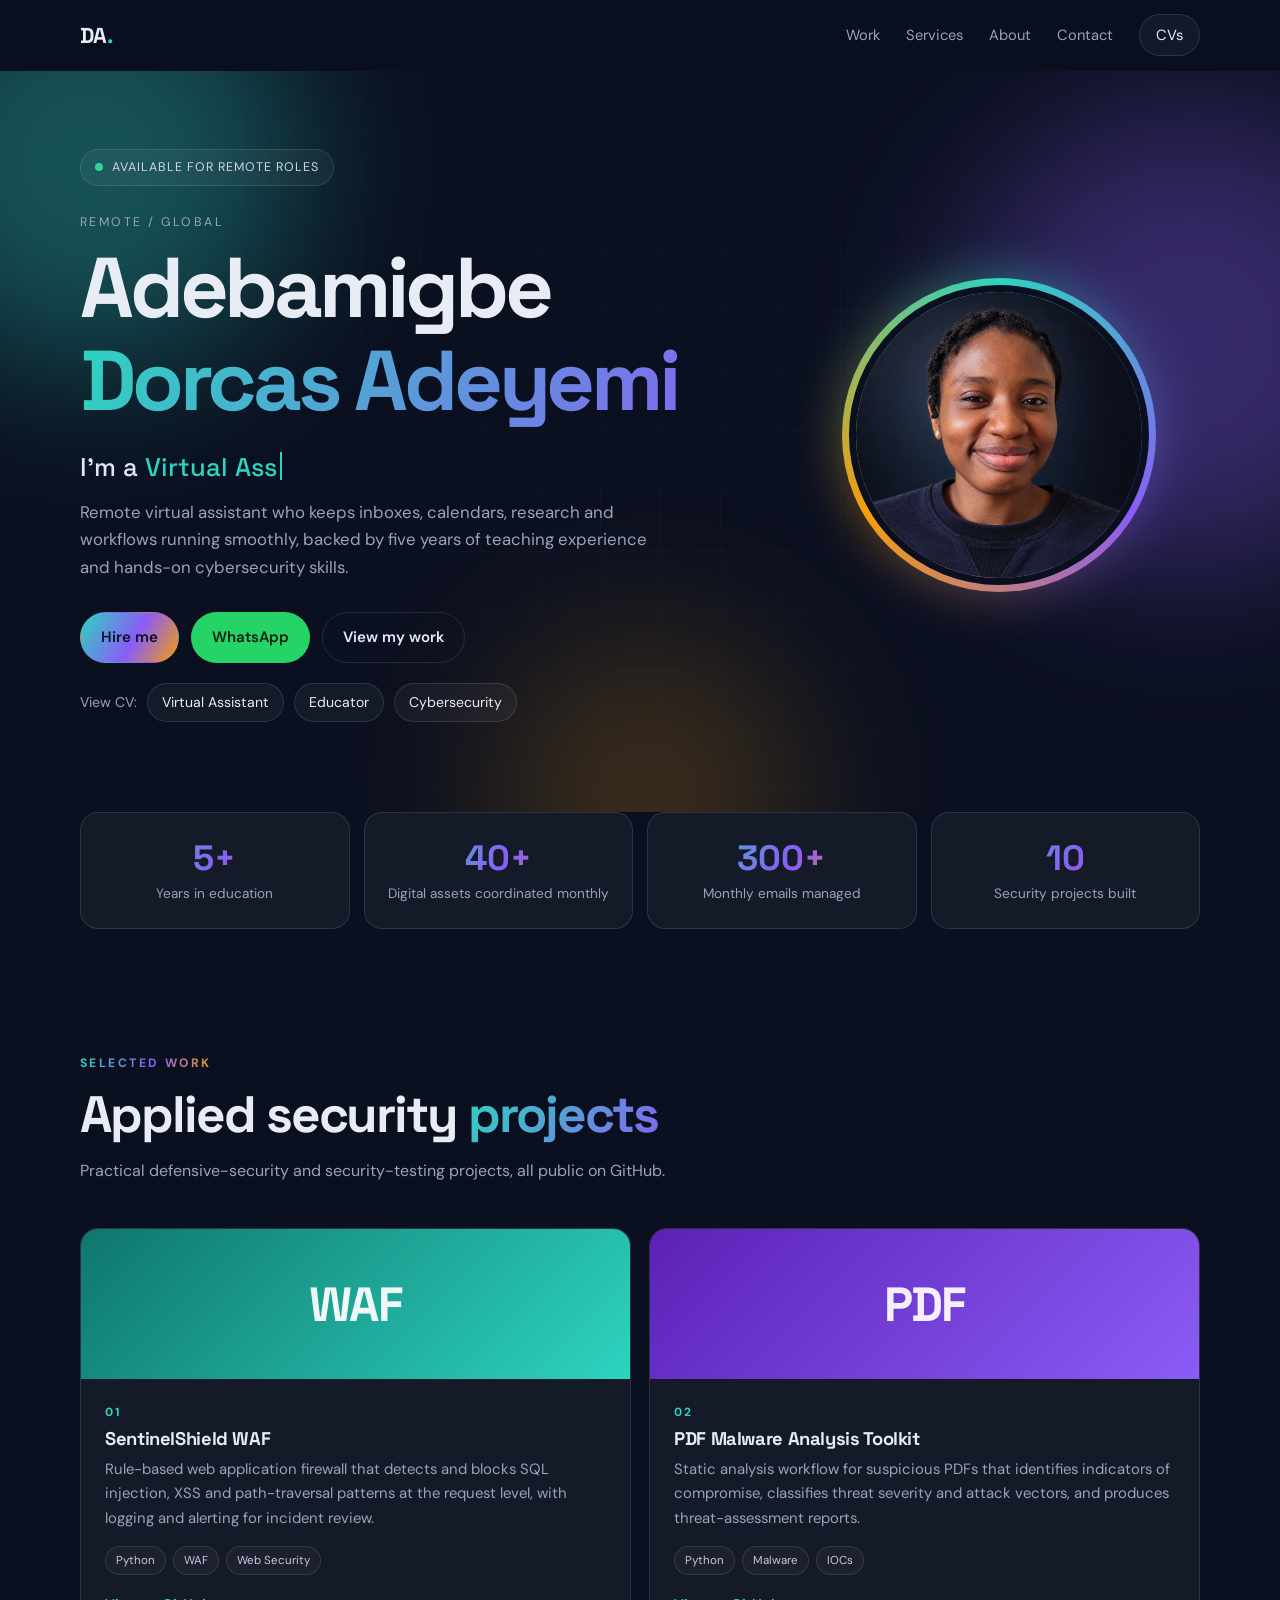
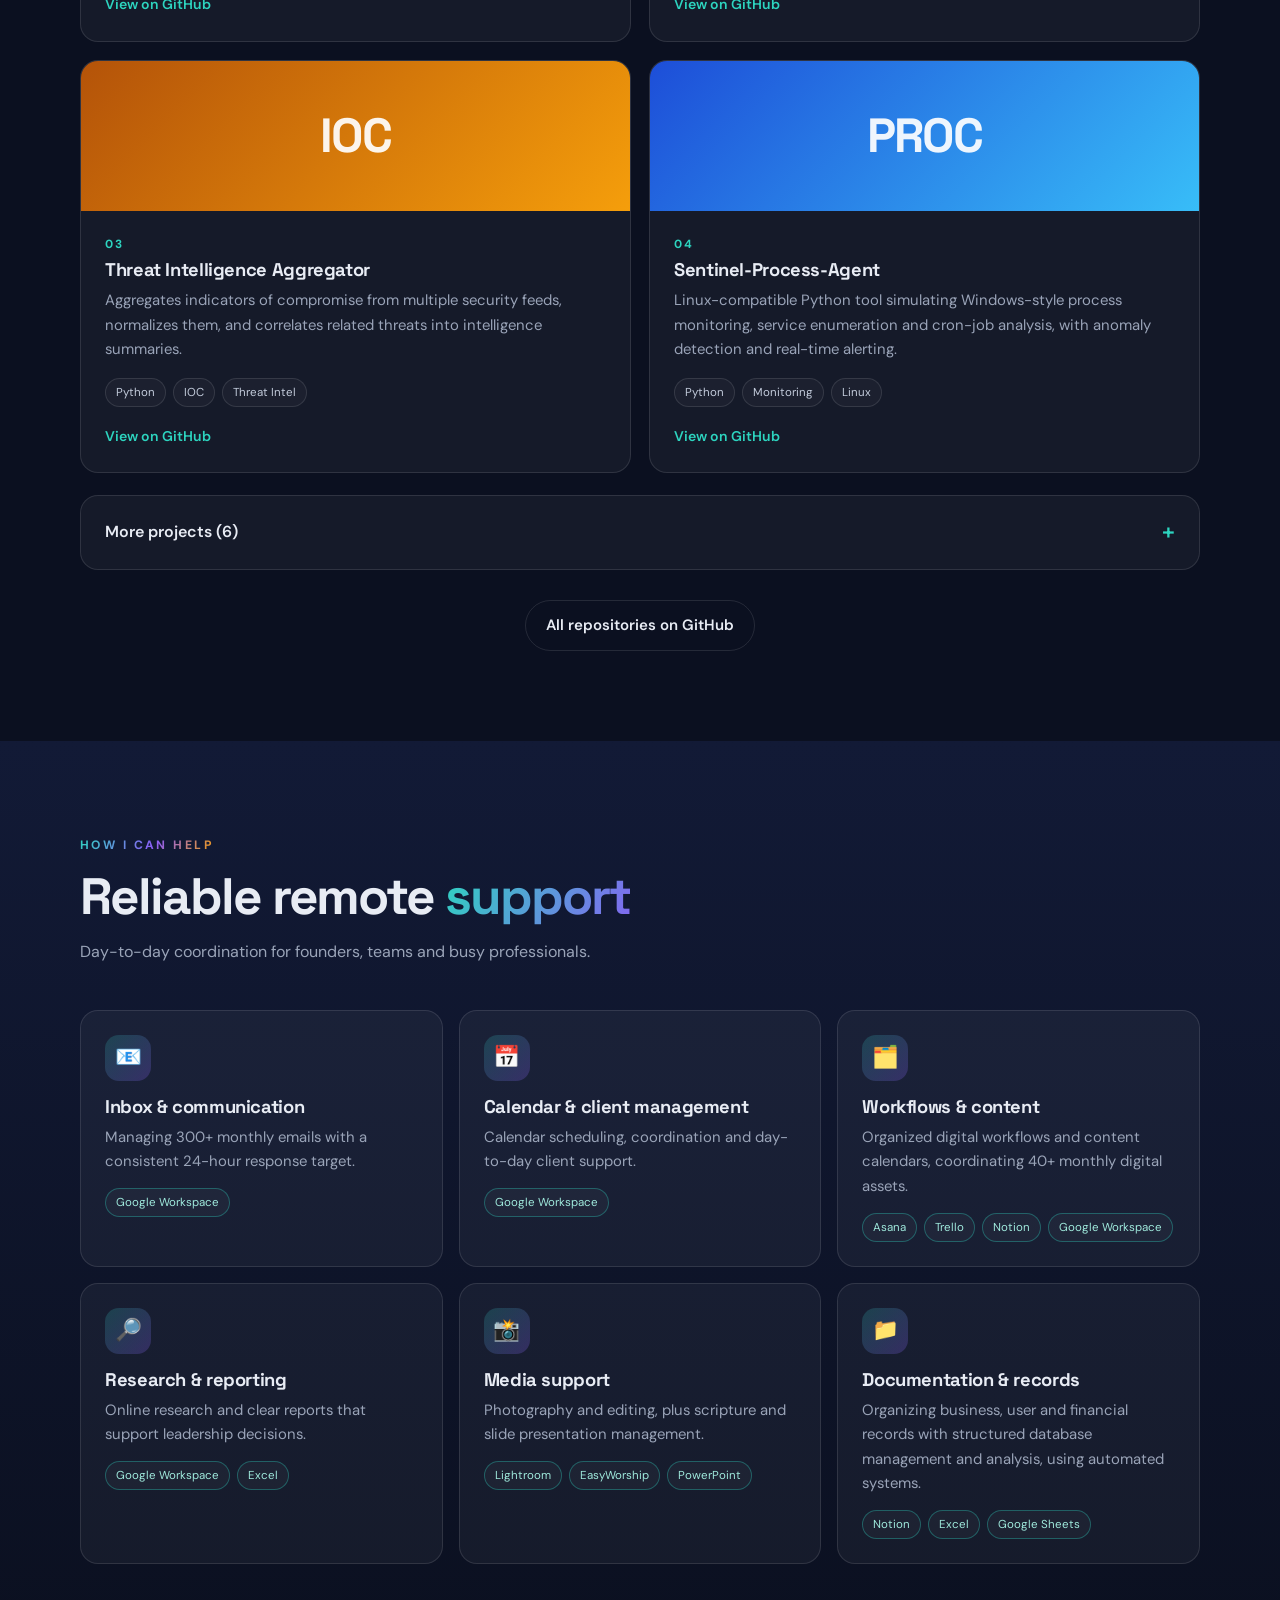
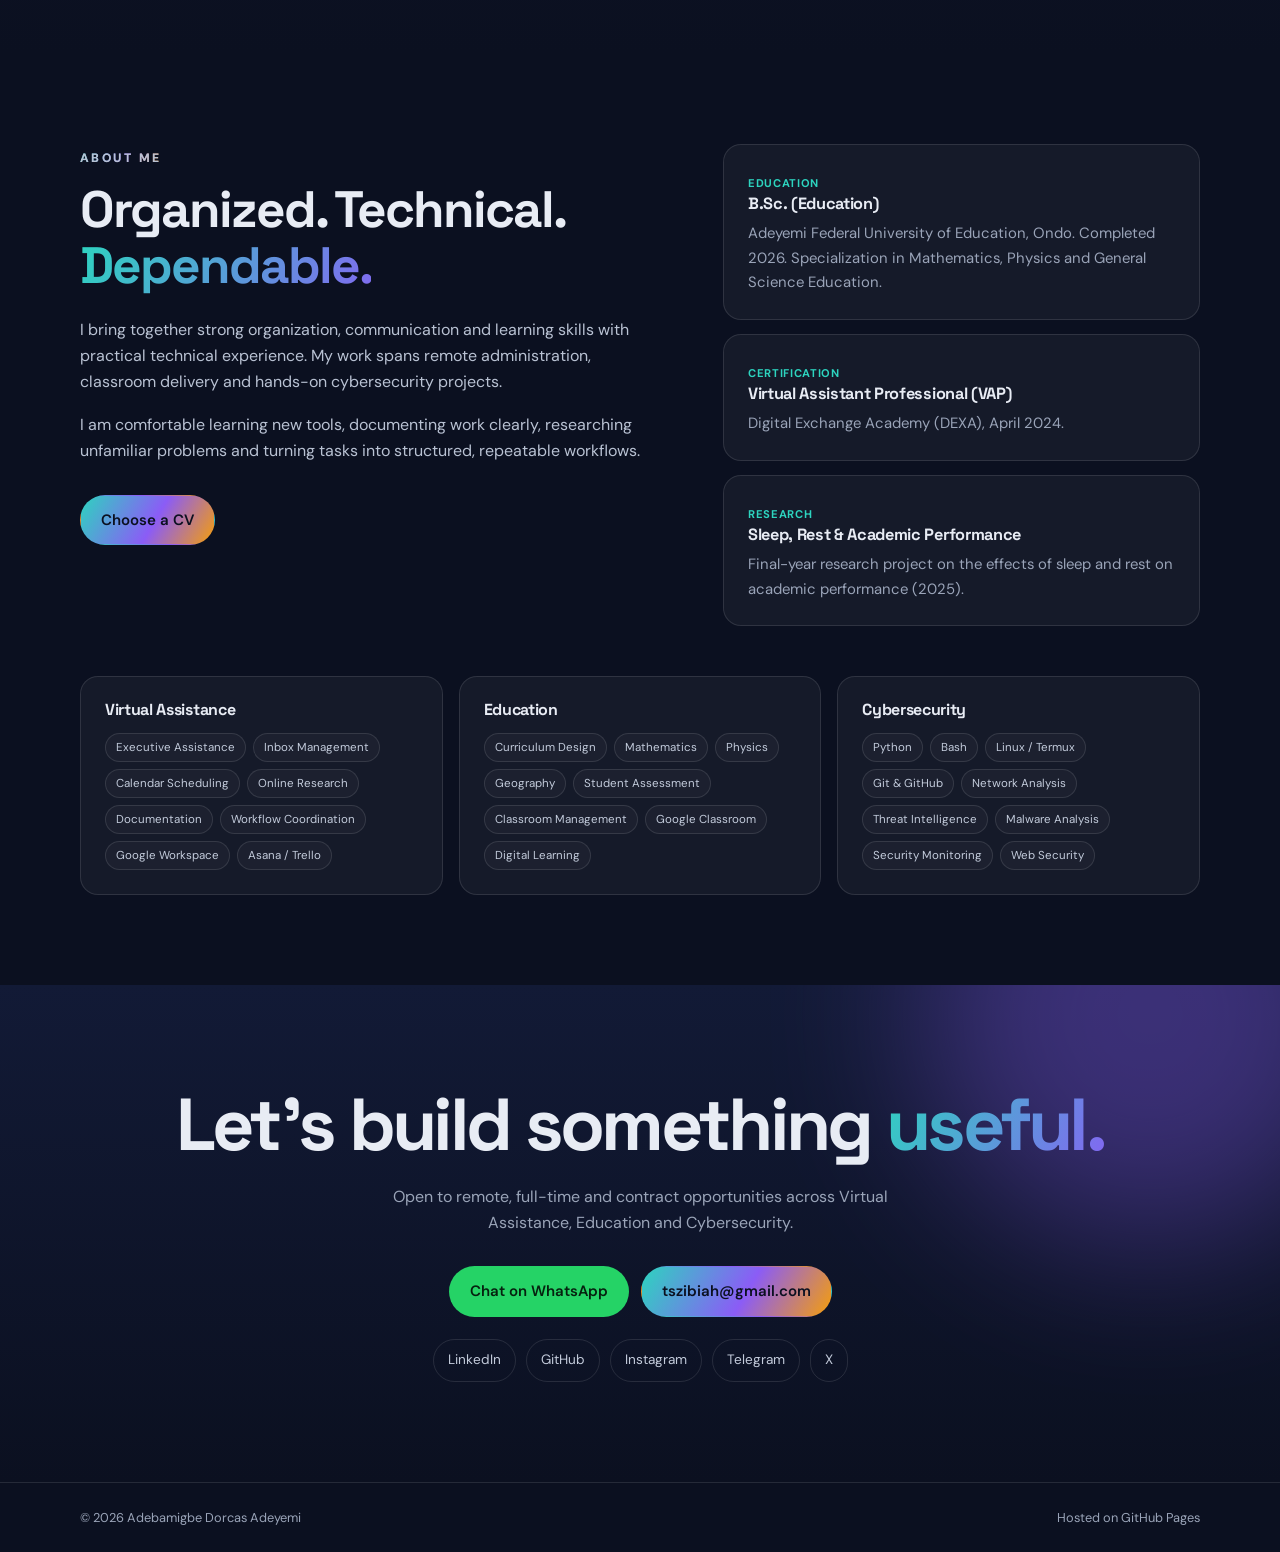
<file: index.html>
<!DOCTYPE html>
<html lang="en">
<head>
<meta charset="UTF-8">
<meta name="viewport" content="width=device-width, initial-scale=1.0">
<title>Adebamigbe Dorcas Adeyemi | Virtual Assistant &amp; Cybersecurity Practitioner</title>
<meta name="description" content="Remote virtual assistant backed by five years of teaching experience and hands-on cybersecurity projects. Available for remote roles.">
<meta name="theme-color" content="#0B1020">
<meta property="og:type" content="website">
<meta property="og:title" content="Adebamigbe Dorcas Adeyemi | Virtual Assistant &amp; Cybersecurity Practitioner">
<meta property="og:description" content="Remote virtual assistant backed by five years of teaching experience and hands-on cybersecurity projects.">
<meta property="og:image" content="https://dorcasjames.github.io/photo.jpg">
<meta property="og:url" content="https://dorcasjames.github.io/">
<meta name="twitter:card" content="summary">
<link rel="icon" href="data:image/svg+xml,%3Csvg xmlns='http://www.w3.org/2000/svg' viewBox='0 0 64 64'%3E%3Crect width='64' height='64' rx='16' fill='%230B1020'/%3E%3Ctext x='32' y='43' font-size='28' font-family='Arial' font-weight='700' text-anchor='middle' fill='%232DD4BF'%3EDA%3C/text%3E%3C/svg%3E">
<link rel="preconnect" href="https://fonts.googleapis.com">
<link rel="preconnect" href="https://fonts.gstatic.com" crossorigin>
<link href="https://fonts.googleapis.com/css2?family=DM+Sans:wght@400;500;600;700&family=Space+Grotesk:wght@500;600;700&display=swap" rel="stylesheet">
<script>document.documentElement.classList.add('js')</script>
<link rel="stylesheet" href="style.css?v=3">
</head>
<body>
<div class="progress" id="progress"></div>

<header class="site-header" id="header">
  <div class="container nav">
    <a class="brand" href="#home" aria-label="Home">DA<span>.</span></a>
    <button class="menu-btn" id="menuBtn" aria-label="Open menu" aria-expanded="false">☰</button>
    <nav class="links" id="links" aria-label="Primary">
      <a href="#work">Work</a>
      <a href="#services">Services</a>
      <a href="#about">About</a>
      <a href="#contact">Contact</a>
      <a class="nav-cv" href="cv.html">CVs</a>
    </nav>
  </div>
</header>

<main>
  <section class="hero" id="home">
    <div class="blob b1"></div><div class="blob b2"></div><div class="blob b3"></div><div class="grid-bg"></div>
    <div class="container hero-inner">
      <div class="hero-text">
        <div class="pill"><span class="dot"></span> Available for remote roles</div>
        <p class="eyebrow">Remote / Global</p>
        <h1>Adebamigbe<br><span class="grad">Dorcas Adeyemi</span></h1>
        <p class="role">I'm a <span id="rotator">Virtual Assistant</span><span class="caret"></span></p>
        <p class="lead">Remote virtual assistant who keeps inboxes, calendars, research and workflows running smoothly, backed by five years of teaching experience and hands-on cybersecurity skills.</p>
        <div class="actions">
          <a class="btn btn-primary" href="mailto:tszibiah@gmail.com">Hire me</a>
          <a class="btn btn-wa" href="https://wa.me/2348134538338" target="_blank" rel="noopener">WhatsApp</a>
          <a class="btn" href="#work">View my work</a>
          </div>
        <div class="cv-row"><span>View CV:</span><a href="cv-va.html">Virtual Assistant</a><a href="cv-educator.html">Educator</a><a href="cv-cybersecurity.html">Cybersecurity</a></div>
      </div>
      <div class="hero-photo">
        <div class="avatar"><img src="photo.jpg" alt="Portrait of Adebamigbe Dorcas Adeyemi"></div>
      </div>
    </div>
  </section>

  <section class="stats">
    <div class="container stat-grid">
      <div class="stat reveal"><strong data-count="5" data-suffix="+">5+</strong><span>Years in education</span></div>
      <div class="stat reveal" style="--d:.08s"><strong data-count="40" data-suffix="+">40+</strong><span>Digital assets coordinated monthly</span></div>
      <div class="stat reveal" style="--d:.16s"><strong data-count="300" data-suffix="+">300+</strong><span>Monthly emails managed</span></div>
      <div class="stat reveal" style="--d:.24s"><strong data-count="10" data-suffix="">10</strong><span>Security projects built</span></div>
    </div>
  </section>

  <section class="section" id="work">
    <div class="container">
      <div class="head reveal">
        <p class="label">Selected work</p>
        <h2 class="title">Applied security <span class="grad">projects</span></h2>
        <p class="intro">Practical defensive-security and security-testing projects, all public on GitHub.</p>
      </div>
      <div class="grid2">
        <article class="card project reveal">
          <div class="thumb t1">WAF</div>
          <div class="pbody">
            <p class="num">01</p>
            <h3>SentinelShield WAF</h3>
            <p>Rule-based web application firewall that detects and blocks SQL injection, XSS and path-traversal patterns at the request level, with logging and alerting for incident review.</p>
            <div class="chips"><span>Python</span><span>WAF</span><span>Web Security</span></div>
            <a class="plink" href="https://github.com/dorcasjames/sentinelshield-waf" target="_blank" rel="noopener">View on GitHub</a>
          </div>
        </article>
        <article class="card project reveal" style="--d:.1s">
          <div class="thumb t2">PDF</div>
          <div class="pbody">
            <p class="num">02</p>
            <h3>PDF Malware Analysis Toolkit</h3>
            <p>Static analysis workflow for suspicious PDFs that identifies indicators of compromise, classifies threat severity and attack vectors, and produces threat-assessment reports.</p>
            <div class="chips"><span>Python</span><span>Malware</span><span>IOCs</span></div>
            <a class="plink" href="https://github.com/dorcasjames/pdf-malware-analysis-toolkit" target="_blank" rel="noopener">View on GitHub</a>
          </div>
        </article>
        <article class="card project reveal">
          <div class="thumb t3">IOC</div>
          <div class="pbody">
            <p class="num">03</p>
            <h3>Threat Intelligence Aggregator</h3>
            <p>Aggregates indicators of compromise from multiple security feeds, normalizes them, and correlates related threats into intelligence summaries.</p>
            <div class="chips"><span>Python</span><span>IOC</span><span>Threat Intel</span></div>
            <a class="plink" href="https://github.com/dorcasjames/threat-intelligence-aggregator" target="_blank" rel="noopener">View on GitHub</a>
          </div>
        </article>
        <article class="card project reveal" style="--d:.1s">
          <div class="thumb t4">PROC</div>
          <div class="pbody">
            <p class="num">04</p>
            <h3>Sentinel-Process-Agent</h3>
            <p>Linux-compatible Python tool simulating Windows-style process monitoring, service enumeration and cron-job analysis, with anomaly detection and real-time alerting.</p>
            <div class="chips"><span>Python</span><span>Monitoring</span><span>Linux</span></div>
            <a class="plink" href="https://github.com/dorcasjames/sentinel-process-agent" target="_blank" rel="noopener">View on GitHub</a>
          </div>
        </article>
      </div>

      <details class="more reveal">
        <summary>More projects (6)</summary>
        <div class="more-list">
          <a class="row" href="https://github.com/dorcasjames/registry-monitor" target="_blank" rel="noopener"><div><b>SentinelShield Registry Monitor</b><small>Registry-change detection with JSON and SQLite-backed forensic logging.</small></div><span>↗</span></a>
          <a class="row" href="https://github.com/dorcasjames/file-transfer-monitoring-system" target="_blank" rel="noopener"><div><b>File Transfer Monitoring System</b><small>Tracks file access and transfers, with logging for incident-response review.</small></div><span>↗</span></a>
          <a class="row" href="https://github.com/dorcasjames/password-cracking-credential-suite" target="_blank" rel="noopener"><div><b>Credential Attack Suite</b><small>Educational framework covering password attacks, hashes and credential weaknesses.</small></div><span>↗</span></a>
          <a class="row" href="https://github.com/dorcasjames/privesc-automation-toolkit" target="_blank" rel="noopener"><div><b>Privilege Escalation Automation</b><small>Enumerates Linux privilege-escalation vectors for defensive auditing and prioritization.</small></div><span>↗</span></a>
          <a class="row" href="https://github.com/dorcasjames/usb-control-framework" target="_blank" rel="noopener"><div><b>USB Control Framework</b><small>Monitors USB-device connections and records events for access control and review.</small></div><span>↗</span></a>
          <a class="row" href="https://github.com/dorcasjames/payload-encoder" target="_blank" rel="noopener"><div><b>Payload Encoder</b><small>Encoding utility for exploring obfuscation concepts and defensive signature research.</small></div><span>↗</span></a>
        </div>
      </details>
      <div class="center reveal"><a class="btn" href="https://github.com/dorcasjames" target="_blank" rel="noopener">All repositories on GitHub</a></div>
    </div>
  </section>

  <section class="section section-alt" id="services">
    <div class="container">
      <div class="head reveal">
        <p class="label">How I can help</p>
        <h2 class="title">Reliable remote <span class="grad">support</span></h2>
        <p class="intro">Day-to-day coordination for founders, teams and busy professionals.</p>
      </div>
      <div class="grid3">
        <div class="card reveal"><div class="icon">📧</div><h3>Inbox &amp; communication</h3><p>Managing 300+ monthly emails with a consistent 24-hour response target.</p><div class="chips tools"><span>Google Workspace</span></div></div>
        <div class="card reveal" style="--d:.08s"><div class="icon">📅</div><h3>Calendar &amp; client management</h3><p>Calendar scheduling, coordination and day-to-day client support.</p><div class="chips tools"><span>Google Workspace</span></div></div>
        <div class="card reveal" style="--d:.16s"><div class="icon">🗂️</div><h3>Workflows &amp; content</h3><p>Organized digital workflows and content calendars, coordinating 40+ monthly digital assets.</p><div class="chips tools"><span>Asana</span><span>Trello</span><span>Notion</span><span>Google Workspace</span></div></div>
        <div class="card reveal"><div class="icon">🔎</div><h3>Research &amp; reporting</h3><p>Online research and clear reports that support leadership decisions.</p><div class="chips tools"><span>Google Workspace</span><span>Excel</span></div></div>
        <div class="card reveal" style="--d:.08s"><div class="icon">📸</div><h3>Media support</h3><p>Photography and editing, plus scripture and slide presentation management.</p><div class="chips tools"><span>Lightroom</span><span>EasyWorship</span><span>PowerPoint</span></div></div>
        <div class="card reveal" style="--d:.16s"><div class="icon">📁</div><h3>Documentation &amp; records</h3><p>Organizing business, user and financial records with structured database management and analysis, using automated systems.</p><div class="chips tools"><span>Notion</span><span>Excel</span><span>Google Sheets</span></div></div>
      </div>
    </div>
  </section>

  <section class="section" id="about">
    <div class="container">
      <div class="about-grid">
        <div class="about-text reveal">
          <p class="label">About me</p>
          <h2 class="title">Organized. Technical. <span class="grad">Dependable.</span></h2>
          <p style="margin-top:22px">I bring together strong organization, communication and learning skills with practical technical experience. My work spans remote administration, classroom delivery and hands-on cybersecurity projects.</p>
          <p>I am comfortable learning new tools, documenting work clearly, researching unfamiliar problems and turning tasks into structured, repeatable workflows.</p>
          <div class="actions"><a class="btn btn-primary" href="cv.html">Choose a CV</a></div>
        </div>
        <div class="facts">
          <div class="card reveal"><small>Education</small><h3>B.Sc. (Education)</h3><p>Adeyemi Federal University of Education, Ondo. Completed 2026. Specialization in Mathematics, Physics and General Science Education.</p></div>
          <div class="card reveal" style="--d:.08s"><small>Certification</small><h3>Virtual Assistant Professional (VAP)</h3><p>Digital Exchange Academy (DEXA), April 2024.</p></div>
          <div class="card reveal" style="--d:.16s"><small>Research</small><h3>Sleep, Rest &amp; Academic Performance</h3><p>Final-year research project on the effects of sleep and rest on academic performance (2025).</p></div>
        </div>
      </div>

      <div class="skills">
        <div class="card reveal"><h3>Virtual Assistance</h3><div class="chips"><span>Executive Assistance</span><span>Inbox Management</span><span>Calendar Scheduling</span><span>Online Research</span><span>Documentation</span><span>Workflow Coordination</span><span>Google Workspace</span><span>Asana / Trello</span></div></div>
        <div class="card reveal" style="--d:.08s"><h3>Education</h3><div class="chips"><span>Curriculum Design</span><span>Mathematics</span><span>Physics</span><span>Geography</span><span>Student Assessment</span><span>Classroom Management</span><span>Google Classroom</span><span>Digital Learning</span></div></div>
        <div class="card reveal" style="--d:.16s"><h3>Cybersecurity</h3><div class="chips"><span>Python</span><span>Bash</span><span>Linux / Termux</span><span>Git &amp; GitHub</span><span>Network Analysis</span><span>Threat Intelligence</span><span>Malware Analysis</span><span>Security Monitoring</span><span>Web Security</span></div></div>
      </div>
    </div>
  </section>

  <section class="section section-alt contact" id="contact">
    <div class="blob b2" style="top:-200px;right:-100px"></div>
    <div class="container" style="position:relative;z-index:1">
      
      <h2 class="reveal">Let's build something <span class="grad">useful.</span></h2>
      <p class="sub reveal">Open to remote, full-time and contract opportunities across Virtual Assistance, Education and Cybersecurity.</p>
      <div class="actions reveal">
        <a class="btn btn-wa" href="https://wa.me/2348134538338" target="_blank" rel="noopener">Chat on WhatsApp</a>
        <a class="btn btn-primary" href="mailto:tszibiah@gmail.com">tszibiah@gmail.com</a>
      </div>
      <div class="socials reveal">
        <a href="https://www.linkedin.com/in/dorcas-adebamigbe" target="_blank" rel="noopener">LinkedIn</a>
        <a href="https://github.com/dorcasjames" target="_blank" rel="noopener">GitHub</a>
        <a href="https://www.instagram.com/ts_zibiah" target="_blank" rel="noopener">Instagram</a>
        <a href="https://t.me/zibiaih" target="_blank" rel="noopener">Telegram</a>
        <a href="https://x.com/ts_Zibia" target="_blank" rel="noopener">X</a>
      </div>
    </div>
  </section>
</main>

<footer>
  <div class="container foot">
    <span>© 2026 Adebamigbe Dorcas Adeyemi</span>
    <span>Hosted on GitHub Pages</span>
  </div>
</footer>

<script src="script.js?v=3"></script>
</body>
</html>
</file>
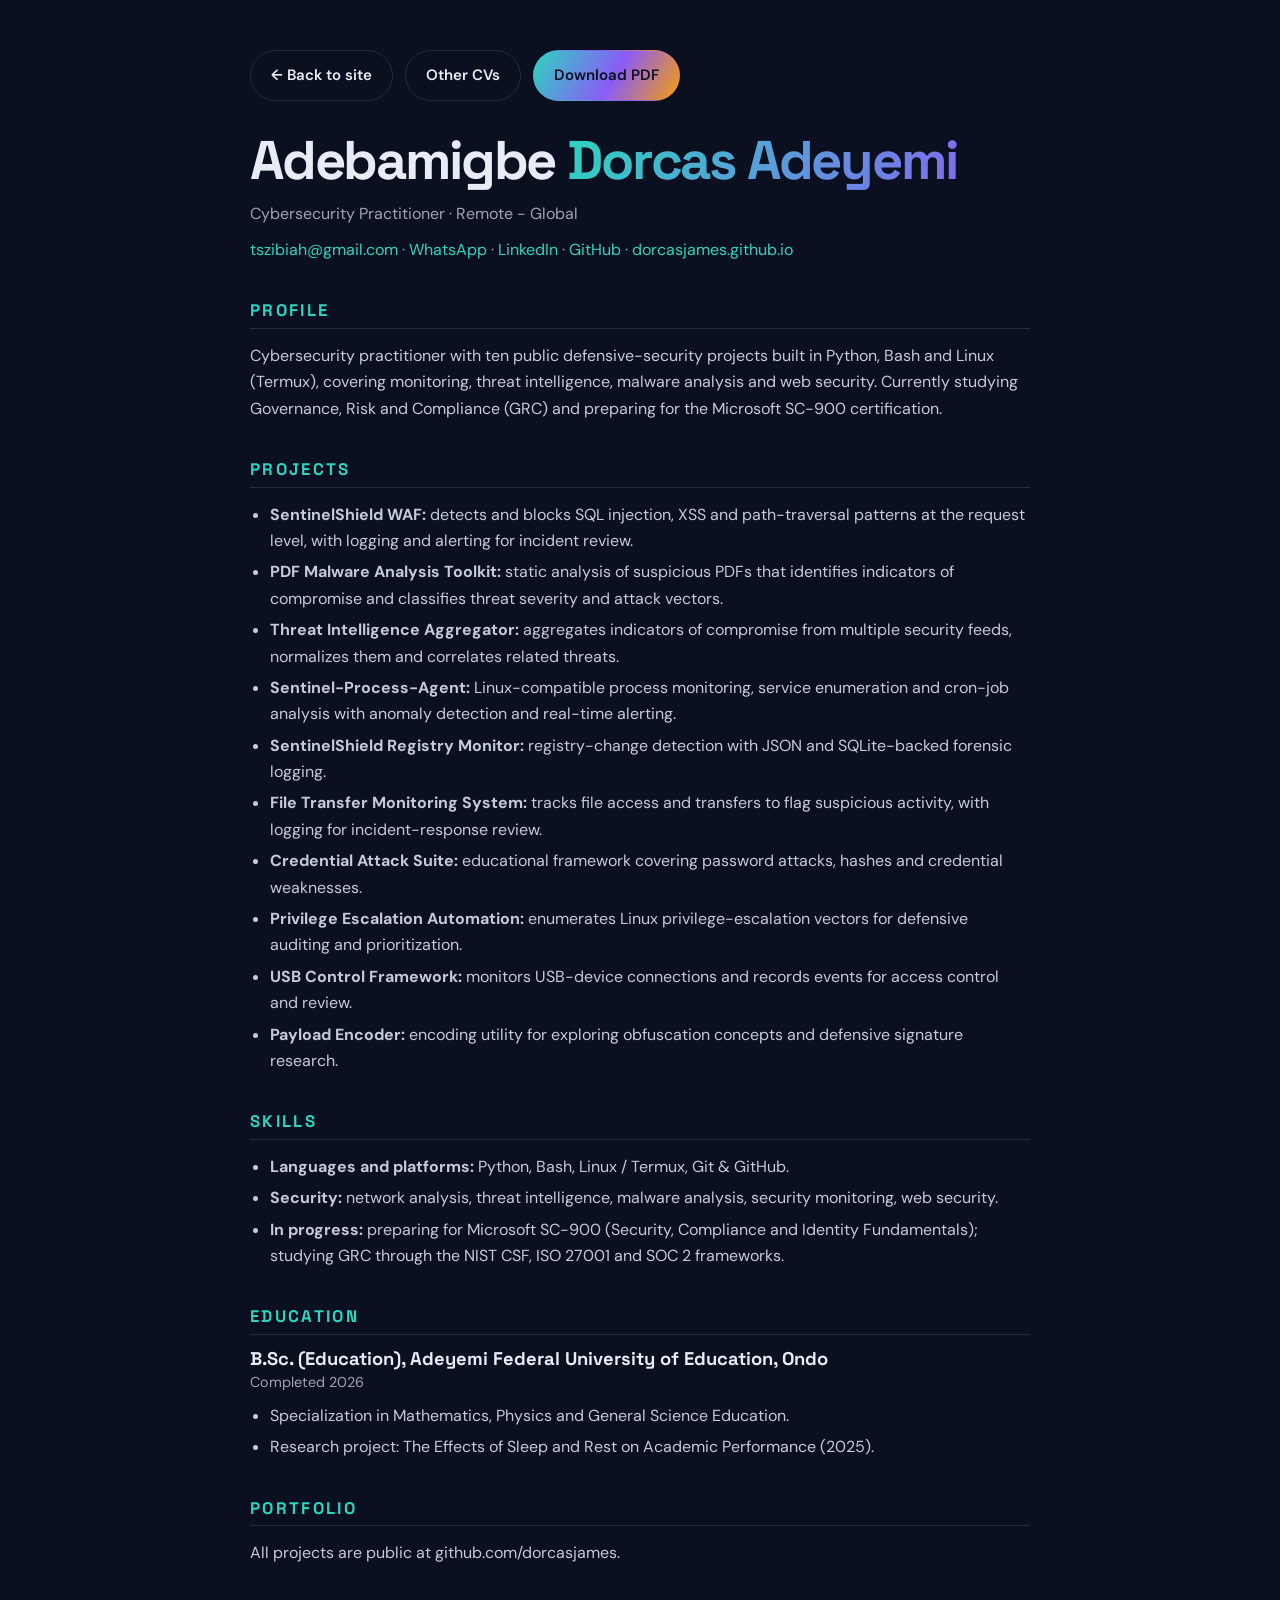
<file: cv-cybersecurity.html>
<!DOCTYPE html>
<html lang="en">
<head>
<meta charset="UTF-8">
<meta name="viewport" content="width=device-width, initial-scale=1.0">
<title>Adebamigbe Dorcas Adeyemi - Cybersecurity CV</title>
<meta name="description" content="Cybersecurity CV of Adebamigbe Dorcas Adeyemi.">
<meta name="theme-color" content="#0B1020">
<link rel="icon" href="data:image/svg+xml,%3Csvg xmlns='http://www.w3.org/2000/svg' viewBox='0 0 64 64'%3E%3Crect width='64' height='64' rx='16' fill='%230B1020'/%3E%3Ctext x='32' y='43' font-size='28' font-family='Arial' font-weight='700' text-anchor='middle' fill='%232DD4BF'%3EDA%3C/text%3E%3C/svg%3E">
<link rel="preconnect" href="https://fonts.googleapis.com">
<link rel="preconnect" href="https://fonts.gstatic.com" crossorigin>
<link href="https://fonts.googleapis.com/css2?family=DM+Sans:wght@400;500;600;700&family=Space+Grotesk:wght@500;600;700&display=swap" rel="stylesheet">
<script>document.documentElement.classList.add('js')</script>
<link rel="stylesheet" href="style.css?v=3">
</head>
<body>
<div class="cv-wrap cv">
  <div class="cv-bar no-print">
    <a class="btn" href="index.html">← Back to site</a>
    <a class="btn" href="cv.html">Other CVs</a>
    <button class="btn btn-primary" id="printBtn" type="button">Download PDF</button>
  </div>

  <header class="cv-head">
    <h1>Adebamigbe <span class="grad">Dorcas Adeyemi</span></h1>
    <p>Cybersecurity Practitioner · Remote - Global</p>
    <p><a href="mailto:tszibiah@gmail.com">tszibiah@gmail.com</a> · <a href="https://wa.me/2348134538338">WhatsApp</a> · <a href="https://www.linkedin.com/in/dorcas-adebamigbe">LinkedIn</a> · <a href="https://github.com/dorcasjames">GitHub</a> · <a href="https://dorcasjames.github.io">dorcasjames.github.io</a></p>
  </header>

  <h2>Profile</h2>
  <p class="txt">Cybersecurity practitioner with ten public defensive-security projects built in Python, Bash and Linux (Termux), covering monitoring, threat intelligence, malware analysis and web security. Currently studying Governance, Risk and Compliance (GRC) and preparing for the Microsoft SC-900 certification.</p>

  <h2>Projects</h2>
  <ul>
    <li><b>SentinelShield WAF:</b> detects and blocks SQL injection, XSS and path-traversal patterns at the request level, with logging and alerting for incident review.</li>
    <li><b>PDF Malware Analysis Toolkit:</b> static analysis of suspicious PDFs that identifies indicators of compromise and classifies threat severity and attack vectors.</li>
    <li><b>Threat Intelligence Aggregator:</b> aggregates indicators of compromise from multiple security feeds, normalizes them and correlates related threats.</li>
    <li><b>Sentinel-Process-Agent:</b> Linux-compatible process monitoring, service enumeration and cron-job analysis with anomaly detection and real-time alerting.</li>
    <li><b>SentinelShield Registry Monitor:</b> registry-change detection with JSON and SQLite-backed forensic logging.</li>
    <li><b>File Transfer Monitoring System:</b> tracks file access and transfers to flag suspicious activity, with logging for incident-response review.</li>
    <li><b>Credential Attack Suite:</b> educational framework covering password attacks, hashes and credential weaknesses.</li>
    <li><b>Privilege Escalation Automation:</b> enumerates Linux privilege-escalation vectors for defensive auditing and prioritization.</li>
    <li><b>USB Control Framework:</b> monitors USB-device connections and records events for access control and review.</li>
    <li><b>Payload Encoder:</b> encoding utility for exploring obfuscation concepts and defensive signature research.</li>
  </ul>

  <h2>Skills</h2>
  <ul>
    <li><b>Languages and platforms:</b> Python, Bash, Linux / Termux, Git &amp; GitHub.</li>
    <li><b>Security:</b> network analysis, threat intelligence, malware analysis, security monitoring, web security.</li>
    <li><b>In progress:</b> preparing for Microsoft SC-900 (Security, Compliance and Identity Fundamentals); studying GRC through the NIST CSF, ISO 27001 and SOC 2 frameworks.</li>
  </ul>

  <h2>Education</h2>
  <div class="job">
    <h3>B.Sc. (Education), Adeyemi Federal University of Education, Ondo</h3>
    <p class="meta">Completed 2026</p>
    <ul>
      <li>Specialization in Mathematics, Physics and General Science Education.</li>
      <li>Research project: The Effects of Sleep and Rest on Academic Performance (2025).</li>
    </ul>
  </div>

  <h2>Portfolio</h2>
  <p class="txt">All projects are public at <a href="https://github.com/dorcasjames">github.com/dorcasjames</a>.</p>

</div>
<script src="script.js?v=3"></script>
</body>
</html>
</file>
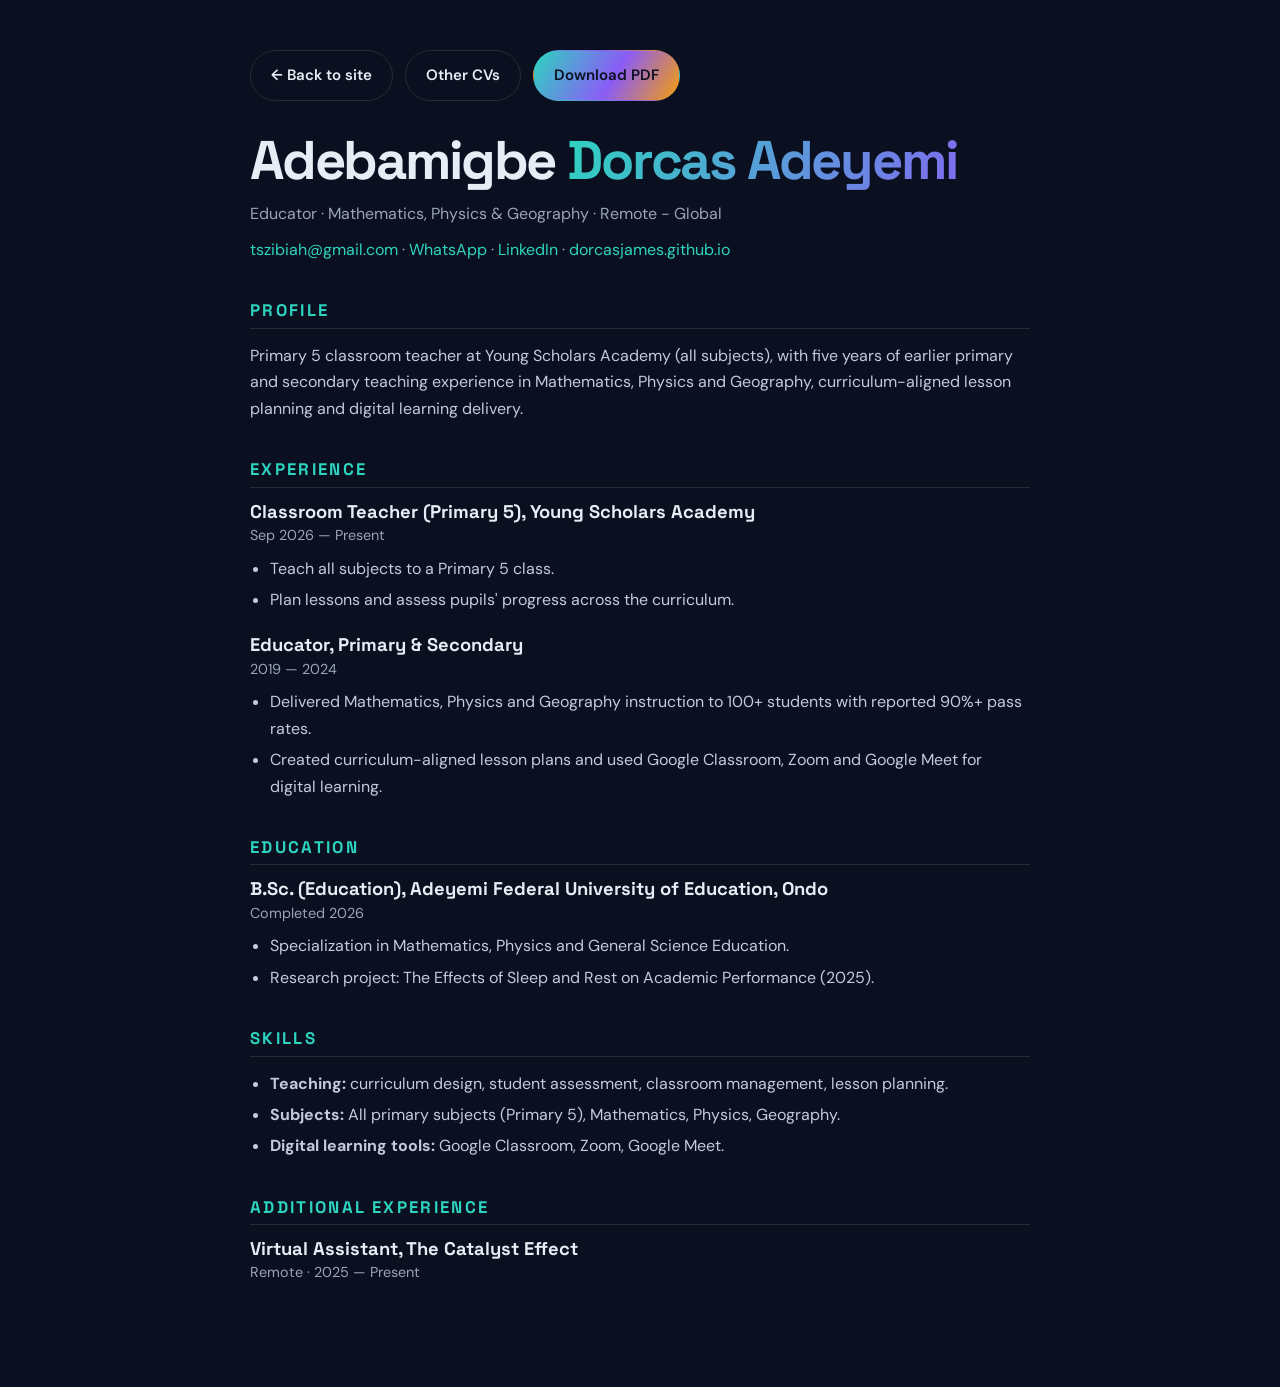
<file: cv-educator.html>
<!DOCTYPE html>
<html lang="en">
<head>
<meta charset="UTF-8">
<meta name="viewport" content="width=device-width, initial-scale=1.0">
<title>Adebamigbe Dorcas Adeyemi - Educator CV</title>
<meta name="description" content="Educator CV of Adebamigbe Dorcas Adeyemi.">
<meta name="theme-color" content="#0B1020">
<link rel="icon" href="data:image/svg+xml,%3Csvg xmlns='http://www.w3.org/2000/svg' viewBox='0 0 64 64'%3E%3Crect width='64' height='64' rx='16' fill='%230B1020'/%3E%3Ctext x='32' y='43' font-size='28' font-family='Arial' font-weight='700' text-anchor='middle' fill='%232DD4BF'%3EDA%3C/text%3E%3C/svg%3E">
<link rel="preconnect" href="https://fonts.googleapis.com">
<link rel="preconnect" href="https://fonts.gstatic.com" crossorigin>
<link href="https://fonts.googleapis.com/css2?family=DM+Sans:wght@400;500;600;700&family=Space+Grotesk:wght@500;600;700&display=swap" rel="stylesheet">
<script>document.documentElement.classList.add('js')</script>
<link rel="stylesheet" href="style.css?v=3">
</head>
<body>
<div class="cv-wrap cv">
  <div class="cv-bar no-print">
    <a class="btn" href="index.html">← Back to site</a>
    <a class="btn" href="cv.html">Other CVs</a>
    <button class="btn btn-primary" id="printBtn" type="button">Download PDF</button>
  </div>

  <header class="cv-head">
    <h1>Adebamigbe <span class="grad">Dorcas Adeyemi</span></h1>
    <p>Educator · Mathematics, Physics &amp; Geography · Remote - Global</p>
    <p><a href="mailto:tszibiah@gmail.com">tszibiah@gmail.com</a> · <a href="https://wa.me/2348134538338">WhatsApp</a> · <a href="https://www.linkedin.com/in/dorcas-adebamigbe">LinkedIn</a> · <a href="https://dorcasjames.github.io">dorcasjames.github.io</a></p>
  </header>

  <h2>Profile</h2>
  <p class="txt">Primary 5 classroom teacher at Young Scholars Academy (all subjects), with five years of earlier primary and secondary teaching experience in Mathematics, Physics and Geography, curriculum-aligned lesson planning and digital learning delivery.</p>

  <h2>Experience</h2>
  <div class="job">
    <h3>Classroom Teacher (Primary 5), Young Scholars Academy</h3>
    <p class="meta">Sep 2026 — Present</p>
    <ul>
      <li>Teach all subjects to a Primary 5 class.</li>
      <li>Plan lessons and assess pupils' progress across the curriculum.</li>
    </ul>
  </div>
  <div class="job">
    <h3>Educator, Primary &amp; Secondary</h3>
    <p class="meta">2019 — 2024</p>
    <ul>
      <li>Delivered Mathematics, Physics and Geography instruction to 100+ students with reported 90%+ pass rates.</li>
      <li>Created curriculum-aligned lesson plans and used Google Classroom, Zoom and Google Meet for digital learning.</li>
    </ul>
  </div>

  <h2>Education</h2>
  <div class="job">
    <h3>B.Sc. (Education), Adeyemi Federal University of Education, Ondo</h3>
    <p class="meta">Completed 2026</p>
    <ul>
      <li>Specialization in Mathematics, Physics and General Science Education.</li>
      <li>Research project: The Effects of Sleep and Rest on Academic Performance (2025).</li>
    </ul>
  </div>

  <h2>Skills</h2>
  <ul>
    <li><b>Teaching:</b> curriculum design, student assessment, classroom management, lesson planning.</li>
    <li><b>Subjects:</b> All primary subjects (Primary 5), Mathematics, Physics, Geography.</li>
    <li><b>Digital learning tools:</b> Google Classroom, Zoom, Google Meet.</li>
  </ul>

  <h2>Additional Experience</h2>
  <div class="job">
    <h3>Virtual Assistant, The Catalyst Effect</h3>
    <p class="meta">Remote · 2025 — Present</p>
  </div>

</div>
<script src="script.js?v=3"></script>
</body>
</html>
</file>
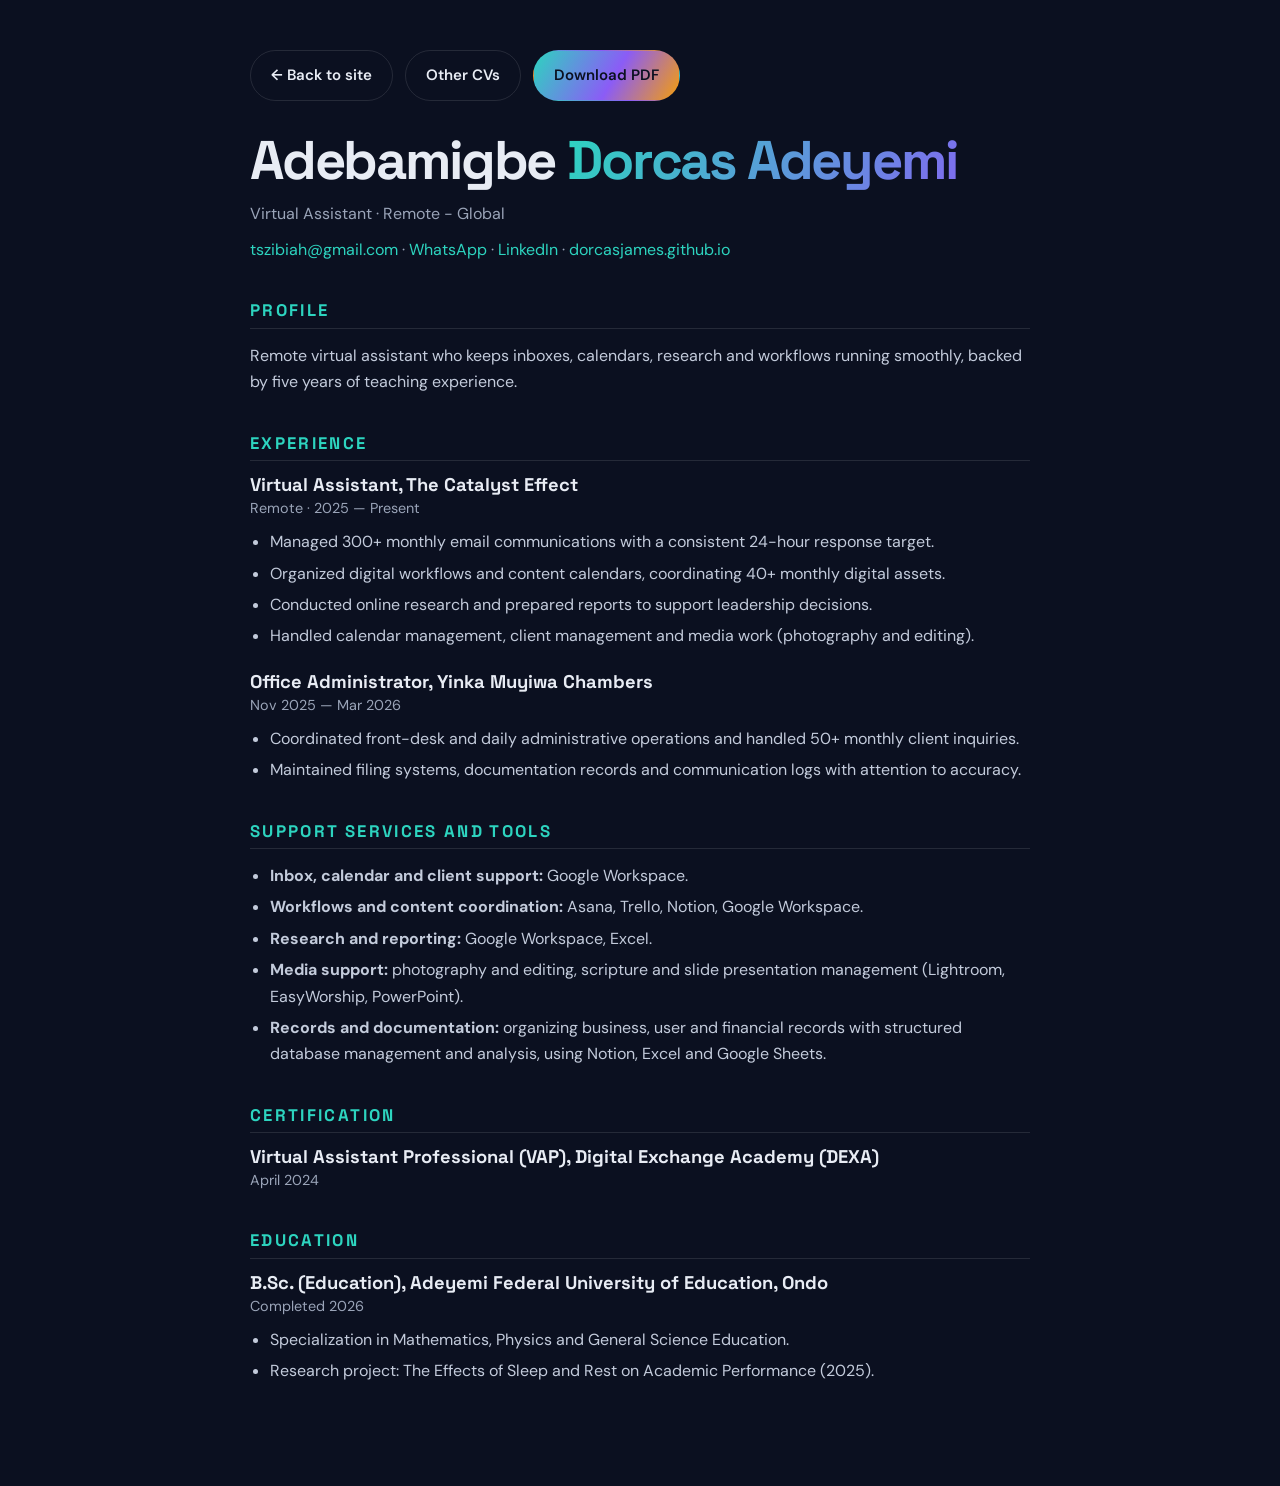
<file: cv-va.html>
<!DOCTYPE html>
<html lang="en">
<head>
<meta charset="UTF-8">
<meta name="viewport" content="width=device-width, initial-scale=1.0">
<title>Adebamigbe Dorcas Adeyemi - Virtual Assistant CV</title>
<meta name="description" content="Virtual Assistant CV of Adebamigbe Dorcas Adeyemi.">
<meta name="theme-color" content="#0B1020">
<link rel="icon" href="data:image/svg+xml,%3Csvg xmlns='http://www.w3.org/2000/svg' viewBox='0 0 64 64'%3E%3Crect width='64' height='64' rx='16' fill='%230B1020'/%3E%3Ctext x='32' y='43' font-size='28' font-family='Arial' font-weight='700' text-anchor='middle' fill='%232DD4BF'%3EDA%3C/text%3E%3C/svg%3E">
<link rel="preconnect" href="https://fonts.googleapis.com">
<link rel="preconnect" href="https://fonts.gstatic.com" crossorigin>
<link href="https://fonts.googleapis.com/css2?family=DM+Sans:wght@400;500;600;700&family=Space+Grotesk:wght@500;600;700&display=swap" rel="stylesheet">
<script>document.documentElement.classList.add('js')</script>
<link rel="stylesheet" href="style.css?v=3">
</head>
<body>
<div class="cv-wrap cv">
  <div class="cv-bar no-print">
    <a class="btn" href="index.html">← Back to site</a>
    <a class="btn" href="cv.html">Other CVs</a>
    <button class="btn btn-primary" id="printBtn" type="button">Download PDF</button>
  </div>

  <header class="cv-head">
    <h1>Adebamigbe <span class="grad">Dorcas Adeyemi</span></h1>
    <p>Virtual Assistant · Remote - Global</p>
    <p><a href="mailto:tszibiah@gmail.com">tszibiah@gmail.com</a> · <a href="https://wa.me/2348134538338">WhatsApp</a> · <a href="https://www.linkedin.com/in/dorcas-adebamigbe">LinkedIn</a> · <a href="https://dorcasjames.github.io">dorcasjames.github.io</a></p>
  </header>

  <h2>Profile</h2>
  <p class="txt">Remote virtual assistant who keeps inboxes, calendars, research and workflows running smoothly, backed by five years of teaching experience.</p>

  <h2>Experience</h2>
  <div class="job">
    <h3>Virtual Assistant, The Catalyst Effect</h3>
    <p class="meta">Remote · 2025 — Present</p>
    <ul>
      <li>Managed 300+ monthly email communications with a consistent 24-hour response target.</li>
      <li>Organized digital workflows and content calendars, coordinating 40+ monthly digital assets.</li>
      <li>Conducted online research and prepared reports to support leadership decisions.</li>
      <li>Handled calendar management, client management and media work (photography and editing).</li>
    </ul>
  </div>
  <div class="job">
    <h3>Office Administrator, Yinka Muyiwa Chambers</h3>
    <p class="meta">Nov 2025 — Mar 2026</p>
    <ul>
      <li>Coordinated front-desk and daily administrative operations and handled 50+ monthly client inquiries.</li>
      <li>Maintained filing systems, documentation records and communication logs with attention to accuracy.</li>
    </ul>
  </div>

  <h2>Support Services and Tools</h2>
  <ul>
    <li><b>Inbox, calendar and client support:</b> Google Workspace.</li>
    <li><b>Workflows and content coordination:</b> Asana, Trello, Notion, Google Workspace.</li>
    <li><b>Research and reporting:</b> Google Workspace, Excel.</li>
    <li><b>Media support:</b> photography and editing, scripture and slide presentation management (Lightroom, EasyWorship, PowerPoint).</li>
    <li><b>Records and documentation:</b> organizing business, user and financial records with structured database management and analysis, using Notion, Excel and Google Sheets.</li>
  </ul>

  <h2>Certification</h2>
  <div class="job">
    <h3>Virtual Assistant Professional (VAP), Digital Exchange Academy (DEXA)</h3>
    <p class="meta">April 2024</p>
  </div>

  <h2>Education</h2>
  <div class="job">
    <h3>B.Sc. (Education), Adeyemi Federal University of Education, Ondo</h3>
    <p class="meta">Completed 2026</p>
    <ul>
      <li>Specialization in Mathematics, Physics and General Science Education.</li>
      <li>Research project: The Effects of Sleep and Rest on Academic Performance (2025).</li>
    </ul>
  </div>

</div>
<script src="script.js?v=3"></script>
</body>
</html>
</file>
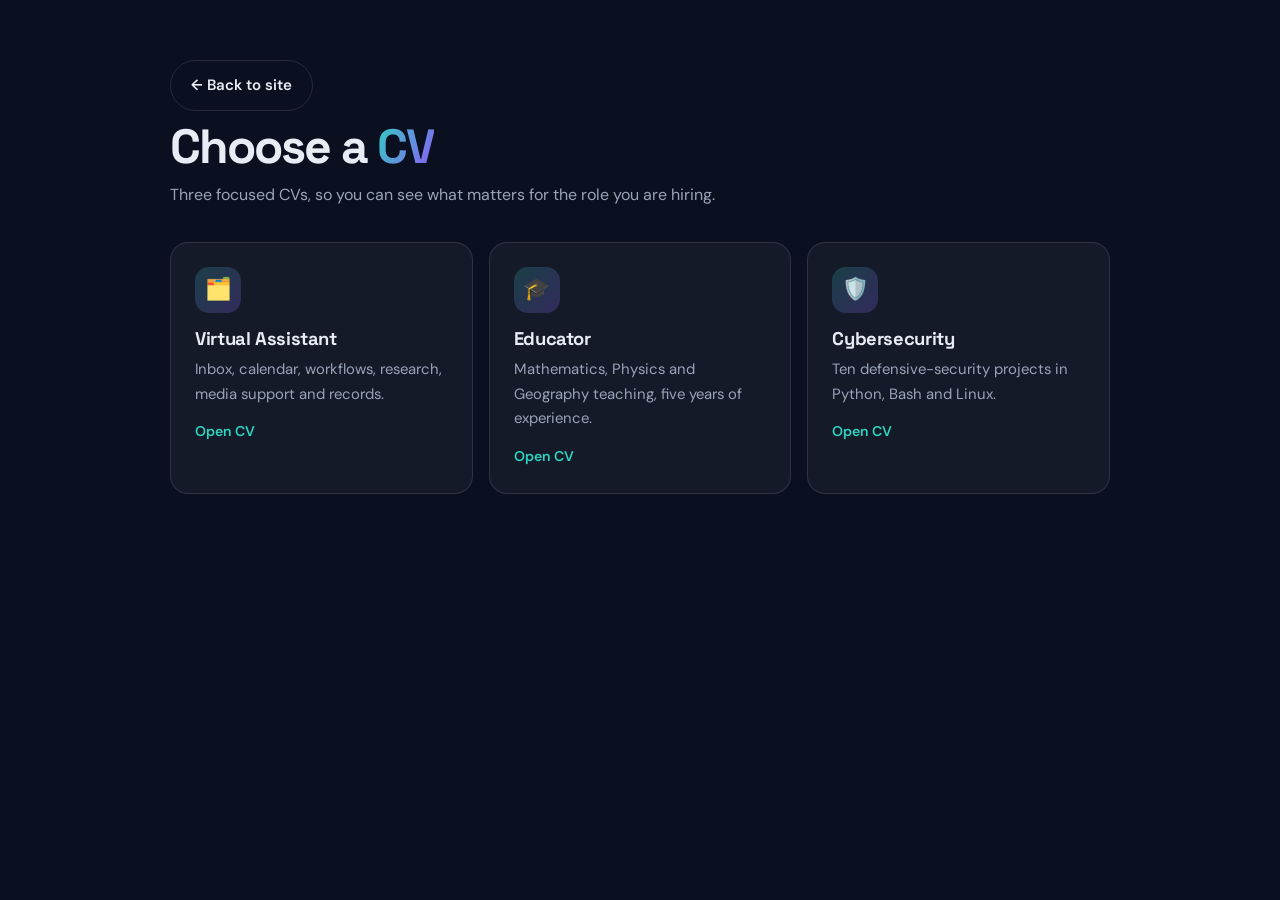
<file: cv.html>
<!DOCTYPE html>
<html lang="en">
<head>
<meta charset="UTF-8">
<meta name="viewport" content="width=device-width, initial-scale=1.0">
<title>CVs | Adebamigbe Dorcas Adeyemi</title>
<meta name="description" content="Choose a CV: Virtual Assistant, Educator or Cybersecurity.">
<meta name="theme-color" content="#0B1020">
<link rel="icon" href="data:image/svg+xml,%3Csvg xmlns='http://www.w3.org/2000/svg' viewBox='0 0 64 64'%3E%3Crect width='64' height='64' rx='16' fill='%230B1020'/%3E%3Ctext x='32' y='43' font-size='28' font-family='Arial' font-weight='700' text-anchor='middle' fill='%232DD4BF'%3EDA%3C/text%3E%3C/svg%3E">
<link rel="preconnect" href="https://fonts.googleapis.com">
<link rel="preconnect" href="https://fonts.gstatic.com" crossorigin>
<link href="https://fonts.googleapis.com/css2?family=DM+Sans:wght@400;500;600;700&family=Space+Grotesk:wght@500;600;700&display=swap" rel="stylesheet">
<script>document.documentElement.classList.add('js')</script>
<link rel="stylesheet" href="style.css?v=3">
</head>
<body>
<div class="cv-choose">
  <a class="btn" href="index.html">← Back to site</a>
  <h1>Choose a <span class="grad">CV</span></h1>
  <p class="sub">Three focused CVs, so you can see what matters for the role you are hiring.</p>
  <div class="grid3">
    <a class="card pick reveal" href="cv-va.html"><div class="icon">🗂️</div><h3>Virtual Assistant</h3><p>Inbox, calendar, workflows, research, media support and records.</p><span class="plink">Open CV</span></a>
    <a class="card pick reveal" href="cv-educator.html" style="--d:.08s"><div class="icon">🎓</div><h3>Educator</h3><p>Mathematics, Physics and Geography teaching, five years of experience.</p><span class="plink">Open CV</span></a>
    <a class="card pick reveal" href="cv-cybersecurity.html" style="--d:.16s"><div class="icon">🛡️</div><h3>Cybersecurity</h3><p>Ten defensive-security projects in Python, Bash and Linux.</p><span class="plink">Open CV</span></a>
  </div>
</div>
<script src="script.js?v=3"></script>
</body>
</html>
</file>
<file: style.css>
:root{--bg:#0B1020;--bg2:#121A36;--card:rgba(255,255,255,.045);--line:rgba(255,255,255,.11);--text:#E8ECF4;--muted:#9AA4B8;--teal:#2DD4BF;--violet:#8B5CF6;--amber:#F59E0B;--grad:linear-gradient(120deg,#2DD4BF,#8B5CF6 55%,#F59E0B);--max:1120px;--r:18px}
*{box-sizing:border-box}
html{scroll-behavior:smooth;scroll-padding-top:84px}
body{margin:0;font-family:"DM Sans",system-ui,-apple-system,sans-serif;background:var(--bg);color:var(--text);line-height:1.65;-webkit-font-smoothing:antialiased;animation:pagein .6s ease both}
body.leaving{opacity:0;transition:opacity .25s ease}
@keyframes pagein{from{opacity:0;transform:translateY(8px)}to{opacity:1;transform:none}}
h1,h2,h3{font-family:"Space Grotesk","DM Sans",sans-serif;line-height:1.1;margin:0}
a{color:inherit;text-decoration:none}
p{margin:0}
.container{width:min(calc(100% - 40px),var(--max));margin-inline:auto}
.grad{background:var(--grad);-webkit-background-clip:text;background-clip:text;color:transparent}
.progress{position:fixed;top:0;left:0;height:3px;width:0;background:var(--grad);z-index:60}

/* Header */
.site-header{position:sticky;top:0;z-index:50;background:rgba(11,16,32,.72);backdrop-filter:blur(14px);-webkit-backdrop-filter:blur(14px);border-bottom:1px solid transparent;transition:border-color .3s,background .3s}
.site-header.scrolled{border-color:var(--line);background:rgba(11,16,32,.9)}
.nav{height:70px;display:flex;align-items:center;justify-content:space-between}
.brand{font:700 1.35rem "Space Grotesk",sans-serif;letter-spacing:-.03em}
.brand span{color:var(--teal)}
.links{display:flex;align-items:center;gap:26px;font-size:.92rem;color:var(--muted)}
.links a{transition:color .2s}
.links a:hover{color:var(--text)}
.links .nav-cv{color:var(--text);padding:8px 16px;border-radius:999px;border:1px solid var(--line);background:var(--card)}
.links .nav-cv:hover{border-color:var(--teal)}
.menu-btn{display:none;background:none;border:1px solid var(--line);color:var(--text);width:42px;height:42px;border-radius:12px;font-size:1.2rem;cursor:pointer}

/* Buttons */
.btn{display:inline-flex;align-items:center;gap:8px;padding:12px 20px;border-radius:999px;font-weight:600;font-size:.94rem;border:1px solid var(--line);color:var(--text);transition:transform .2s,box-shadow .2s,background .2s,border-color .2s;cursor:pointer;font-family:inherit;background:transparent}
.btn:hover{transform:translateY(-2px);background:rgba(255,255,255,.07)}
.btn-primary{background:var(--grad);color:#0B1020;border-color:transparent}
.btn-primary:hover{background:var(--grad);box-shadow:0 10px 30px rgba(139,92,246,.35)}
.btn-wa{background:#25D366;color:#06210f;border-color:transparent}
.btn-wa:hover{background:#2be371;box-shadow:0 10px 30px rgba(37,211,102,.3)}

/* Hero */
.hero{position:relative;overflow:hidden;padding:78px 0 90px}
.blob{position:absolute;border-radius:50%;filter:blur(80px);opacity:.34;animation:float 16s ease-in-out infinite;pointer-events:none}
.b1{width:420px;height:420px;background:var(--teal);top:-120px;left:-120px}
.b2{width:460px;height:460px;background:var(--violet);right:-140px;top:40px;animation-delay:-5s}
.b3{width:320px;height:320px;background:var(--amber);bottom:-140px;left:38%;opacity:.2;animation-delay:-9s}
@keyframes float{0%,100%{transform:translate(0,0) scale(1)}33%{transform:translate(40px,-30px) scale(1.08)}66%{transform:translate(-30px,35px) scale(.95)}}
.grid-bg{position:absolute;inset:0;opacity:.5;background-image:linear-gradient(rgba(255,255,255,.04) 1px,transparent 1px),linear-gradient(90deg,rgba(255,255,255,.04) 1px,transparent 1px);background-size:60px 60px;-webkit-mask-image:radial-gradient(circle at 50% 40%,#000 20%,transparent 75%);mask-image:radial-gradient(circle at 50% 40%,#000 20%,transparent 75%)}
.hero-inner{position:relative;z-index:1;display:grid;grid-template-columns:1.25fr .75fr;gap:50px;align-items:center}
.pill{display:inline-flex;align-items:center;gap:9px;border:1px solid var(--line);background:var(--card);padding:7px 14px;border-radius:999px;font-size:.78rem;letter-spacing:.08em;text-transform:uppercase;color:#cfd6e6}
.dot{width:8px;height:8px;border-radius:50%;background:#34d399;box-shadow:0 0 0 0 rgba(52,211,153,.6);animation:pulse 2s infinite}
@keyframes pulse{70%{box-shadow:0 0 0 9px rgba(52,211,153,0)}100%{box-shadow:0 0 0 0 rgba(52,211,153,0)}}
.eyebrow{margin:26px 0 10px;font-size:.78rem;letter-spacing:.2em;text-transform:uppercase;color:var(--muted)}
.hero h1{font-size:clamp(2.7rem,7.2vw,5.3rem);letter-spacing:-.05em;font-weight:700}
.role{margin-top:22px;font:500 clamp(1.15rem,2.6vw,1.6rem) "Space Grotesk",sans-serif;color:#e1e6f2}
#rotator{color:var(--teal)}
.caret{display:inline-block;width:2px;height:1.1em;background:var(--teal);margin-left:3px;vertical-align:-.18em;animation:blink 1s steps(1) infinite}
@keyframes blink{50%{opacity:0}}
.lead{margin-top:16px;max-width:600px;color:var(--muted);font-size:1.05rem}
.actions{display:flex;flex-wrap:wrap;gap:12px;margin-top:30px}
.hero-photo{display:flex;justify-content:center}
.avatar{position:relative;width:min(300px,70vw);aspect-ratio:1}
.avatar::before{content:"";position:absolute;inset:-7px;border-radius:50%;background:conic-gradient(from 0deg,#2DD4BF,#8B5CF6,#F59E0B,#2DD4BF);animation:spin 9s linear infinite}
.avatar::after{content:"";position:absolute;inset:-7px;border-radius:50%;background:conic-gradient(from 0deg,#2DD4BF,#8B5CF6,#F59E0B,#2DD4BF);filter:blur(26px);opacity:.45;z-index:-1}
@keyframes spin{to{transform:rotate(360deg)}}
.avatar img{position:relative;width:100%;height:100%;border-radius:50%;object-fit:cover;object-position:center 25%;border:7px solid var(--bg);display:block}

/* Stats */
.stats{padding:0 0 30px}
.stat-grid{display:grid;grid-template-columns:repeat(4,1fr);gap:14px}
.stat{background:var(--card);border:1px solid var(--line);border-radius:var(--r);padding:22px;text-align:center}
.stat strong{display:block;font:700 2.2rem "Space Grotesk",sans-serif;background:var(--grad);-webkit-background-clip:text;background-clip:text;color:transparent}
.stat span{font-size:.85rem;color:var(--muted)}

/* Sections */
.section{padding:90px 0}
.section-alt{background:linear-gradient(180deg,var(--bg2),var(--bg))}
.label{font-size:.76rem;letter-spacing:.2em;text-transform:uppercase;font-weight:700;background:var(--grad);-webkit-background-clip:text;background-clip:text;color:transparent;display:inline-block;margin-bottom:14px}
.title{font-size:clamp(2rem,4.4vw,3.2rem);letter-spacing:-.04em;font-weight:700}
.intro{margin-top:14px;color:var(--muted);max-width:620px}
.head{margin-bottom:44px}
.card{background:var(--card);border:1px solid var(--line);border-radius:var(--r);padding:24px;position:relative;overflow:hidden;transition:transform .25s,border-color .25s}
.card::after{content:"";position:absolute;inset:0;background:radial-gradient(280px circle at var(--mx,50%) var(--my,0%),rgba(139,92,246,.18),transparent 70%);opacity:0;transition:opacity .3s;pointer-events:none}
.card:hover{transform:translateY(-4px);border-color:rgba(255,255,255,.25)}
.card:hover::after{opacity:1}
.grid3{display:grid;grid-template-columns:repeat(3,1fr);gap:16px}
.grid2{display:grid;grid-template-columns:repeat(2,1fr);gap:18px}
.icon{width:46px;height:46px;border-radius:14px;display:grid;place-items:center;font-size:1.35rem;background:linear-gradient(135deg,rgba(45,212,191,.2),rgba(139,92,246,.25));margin-bottom:16px}
.card h3{font-size:1.15rem;letter-spacing:-.02em;margin-bottom:8px}
.card p{color:var(--muted);font-size:.93rem}

/* Projects */
.project{padding:0;display:flex;flex-direction:column}
.thumb{height:150px;display:grid;place-items:center;font:700 3rem "Space Grotesk",sans-serif;letter-spacing:-.04em;color:rgba(255,255,255,.92);position:relative;overflow:hidden}
.thumb::before{content:"";position:absolute;inset:0;background:linear-gradient(115deg,transparent 30%,rgba(255,255,255,.18) 50%,transparent 70%);transform:translateX(-120%);transition:transform .8s}
.project:hover .thumb::before{transform:translateX(120%)}
.t1{background:linear-gradient(135deg,#0f766e,#2DD4BF)}
.t2{background:linear-gradient(135deg,#5b21b6,#8B5CF6)}
.t3{background:linear-gradient(135deg,#b45309,#F59E0B)}
.t4{background:linear-gradient(135deg,#1d4ed8,#38bdf8)}
.pbody{padding:24px;display:flex;flex-direction:column;flex:1}
.pbody .num{font-size:.74rem;letter-spacing:.14em;color:var(--teal);font-weight:700;margin-bottom:6px}
.chips{display:flex;flex-wrap:wrap;gap:7px;margin-top:16px}
.chips span{font-size:.72rem;border:1px solid var(--line);border-radius:999px;padding:4px 10px;color:#c3cbdb;background:rgba(255,255,255,.03)}
.plink{margin-top:auto;padding-top:18px;font-size:.88rem;font-weight:600;color:var(--teal)}
.plink:hover{text-decoration:underline}
.more{margin-top:22px;border:1px solid var(--line);border-radius:var(--r);background:var(--card)}
.more summary{cursor:pointer;padding:18px 24px;font-weight:600;list-style:none;display:flex;justify-content:space-between;align-items:center}
.more summary::-webkit-details-marker{display:none}
.more summary::after{content:"+";font-size:1.4rem;color:var(--teal);transition:transform .25s}
.more[open] summary::after{transform:rotate(45deg)}
.more-list{padding:0 24px 12px}
.row{display:flex;justify-content:space-between;gap:20px;padding:16px 0;border-top:1px solid var(--line);transition:padding .2s}
.row:hover{padding-left:8px}
.row b{font-family:"Space Grotesk",sans-serif;font-weight:600}
.row small{display:block;color:var(--muted);font-size:.85rem}
.row span{color:var(--teal);white-space:nowrap}
.center{text-align:center;margin-top:30px}

/* About */
.about-grid{display:grid;grid-template-columns:1.1fr .9fr;gap:60px;align-items:start}
.about-text p{color:#b9c2d3}
.about-text p+p{margin-top:16px}
.facts{display:grid;gap:14px}
.facts .card h3{font-size:1.02rem}
.facts .card small{color:var(--teal);font-weight:700;letter-spacing:.06em;text-transform:uppercase;font-size:.7rem}
.skills{margin-top:50px;display:grid;grid-template-columns:repeat(3,1fr);gap:16px}
.skills h3{font-size:1rem;margin-bottom:14px}
.skills .chips{margin-top:0}

/* Contact */
.contact{text-align:center;position:relative;overflow:hidden;padding:100px 0}
.contact h2{font-size:clamp(2.4rem,6vw,4.6rem);letter-spacing:-.05em}
.contact p.sub{color:var(--muted);max-width:560px;margin:18px auto 0}
.contact .actions{justify-content:center}
.socials{display:flex;flex-wrap:wrap;gap:10px;justify-content:center;margin-top:22px}
.socials a{font-size:.85rem;border:1px solid var(--line);padding:9px 14px;border-radius:999px;color:#c3cbdb;transition:border-color .2s,color .2s,transform .2s}
.socials a:hover{border-color:var(--violet);color:var(--text);transform:translateY(-2px)}
footer{border-top:1px solid var(--line);padding:24px 0;color:var(--muted);font-size:.8rem}
.foot{display:flex;justify-content:space-between;gap:16px;flex-wrap:wrap}

/* Scroll reveal */
.js .reveal{opacity:0;transform:translateY(26px);transition:opacity .7s ease,transform .7s ease;transition-delay:var(--d,0s)}
.js .reveal.in{opacity:1;transform:none}

/* CV page */
.cv-wrap{max-width:820px;margin:0 auto;padding:50px 20px 80px}
.cv-bar{display:flex;gap:12px;flex-wrap:wrap;margin-bottom:30px}
.cv-head h1{font-size:clamp(2.2rem,6vw,3.4rem);letter-spacing:-.04em}
.cv-head p{color:var(--muted);margin-top:10px}
.cv-head a{color:var(--teal)}
.cv h2{font-size:1.05rem;letter-spacing:.14em;text-transform:uppercase;margin:38px 0 14px;padding-bottom:8px;border-bottom:1px solid var(--line);color:var(--teal)}
.cv .job{margin-bottom:22px}
.cv .job h3{font-size:1.15rem}
.cv .job .meta{color:var(--muted);font-size:.9rem;margin:2px 0 8px}
.cv ul{margin:0;padding-left:20px;color:#c3cbdb}
.cv li+li{margin-top:5px}
.cv p.txt{color:#c3cbdb}

/* Responsive */
@media(max-width:860px){
  .hero{padding:48px 0 70px}
  .hero-inner{grid-template-columns:1fr;gap:34px}
  .hero-photo{order:-1}
  .avatar{width:190px}
  .stat-grid{grid-template-columns:repeat(2,1fr)}
  .grid3,.grid2,.skills,.about-grid{grid-template-columns:1fr}
  .about-grid{gap:34px}
  .section{padding:68px 0}
  .menu-btn{display:block}
  .links{position:absolute;top:70px;left:0;right:0;flex-direction:column;align-items:stretch;gap:0;background:rgba(11,16,32,.97);border-bottom:1px solid var(--line);padding:8px 20px 18px;display:none}
  .links.open{display:flex}
  .links a{padding:14px 4px;border-bottom:1px solid var(--line)}
  .links .nav-cv{margin-top:12px;text-align:center;border:1px solid var(--line)}
}


/* Print (CV to PDF) */
@media print{
  :root{--bg:#fff;--text:#111;--muted:#444;--line:#ccc;--card:#fff;--teal:#0f766e}
  body{animation:none;background:#fff;color:#111}
  .no-print,.site-header,.progress{display:none!important}
  .cv-wrap{padding:0}
  .cv ul,.cv p.txt{color:#222}
  .cv-head a{color:#0f766e}
}

/* v2: photo size, color motion, gentle reduced-motion */
.avatar{height:min(300px,70vw)}
@media(max-width:860px){.avatar{width:190px;height:190px}}
.grad{background-size:220% auto;animation:shimmer 7s ease-in-out infinite alternate}
@keyframes shimmer{to{background-position:100% 50%}}
.b1,.b2,.b3{animation:float 16s ease-in-out infinite,hue 12s ease-in-out infinite alternate}
@keyframes hue{to{filter:blur(80px) hue-rotate(80deg)}}
@media(prefers-reduced-motion:reduce){
  html{scroll-behavior:auto}
  .avatar::before{animation:none}
  .b1,.b2,.b3{animation:hue 12s ease-in-out infinite alternate}
  .js .reveal{transform:none}
}

/* v3: tools chips, CV buttons, CV chooser */
.chips.tools{margin-top:14px}
.chips.tools span{border-color:rgba(45,212,191,.35);color:#9fe9dc}
.cv-row{display:flex;flex-wrap:wrap;align-items:center;gap:10px;margin-top:20px;font-size:.88rem;color:var(--muted)}
.cv-row a{border:1px solid var(--line);padding:7px 14px;border-radius:999px;color:var(--text);background:var(--card);transition:border-color .2s,transform .2s}
.cv-row a:hover{border-color:var(--teal);transform:translateY(-2px)}
a.pick{display:block}
a.pick .plink{display:inline-block;padding-top:14px}
.cv-choose{max-width:980px;margin:0 auto;padding:60px 20px 90px}
.cv-choose h1{font-size:clamp(2rem,5vw,3rem);letter-spacing:-.04em;margin:10px 0 8px}
.cv-choose .sub{color:var(--muted);margin-bottom:34px}
@media print{.cv-choose{display:none}}
</file>
